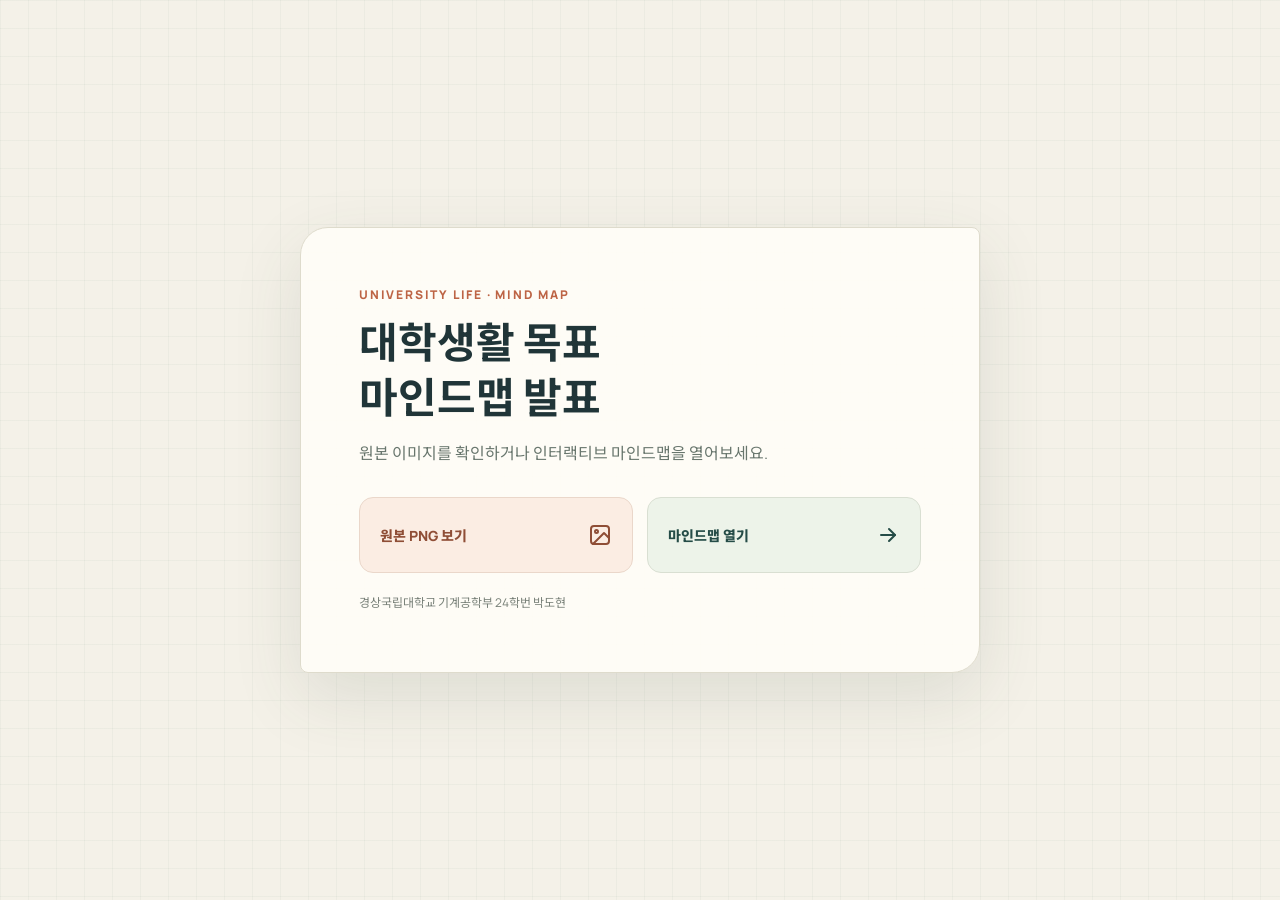
<file: index.html>
<!DOCTYPE html>
<html lang="ko">
<head>
    <meta charset="UTF-8">
    <meta name="viewport" content="width=device-width, initial-scale=1.0">
    <meta name="theme-color" content="#f4f1e8">
    <title>대학생활 목표 마인드맵</title>
    <link rel="stylesheet" href="style.css">
</head>
<body class="landing-page">
    <main>
        <p class="eyebrow">UNIVERSITY LIFE · MIND MAP</p>
        <h1>대학생활 목표<br>마인드맵 발표</h1>
        <p class="description">원본 이미지를 확인하거나 인터랙티브 마인드맵을 열어보세요.</p>

        <nav class="links" aria-label="자료 바로가기">
            <a class="link-button photo" href="mindmap_image.html">
                <span>원본 PNG 보기</span>
                <svg class="icon" viewBox="0 0 24 24" aria-hidden="true">
                    <rect x="3" y="3" width="18" height="18" rx="3"></rect>
                    <circle cx="8.5" cy="8.5" r="1.5"></circle>
                    <path d="m21 15-5-5L5 21"></path>
                </svg>
            </a>
            <a class="link-button" href="mindmap-dohyeons10.html">
                <span>마인드맵 열기</span>
                <svg class="icon" viewBox="0 0 24 24" aria-hidden="true">
                    <path d="M5 12h14"></path>
                    <path d="m13 6 6 6-6 6"></path>
                </svg>
            </a>
        </nav>

        <p class="note">경상국립대학교 기계공학부 24학번 박도현</p>
    </main>
</body>
</html>
</file>
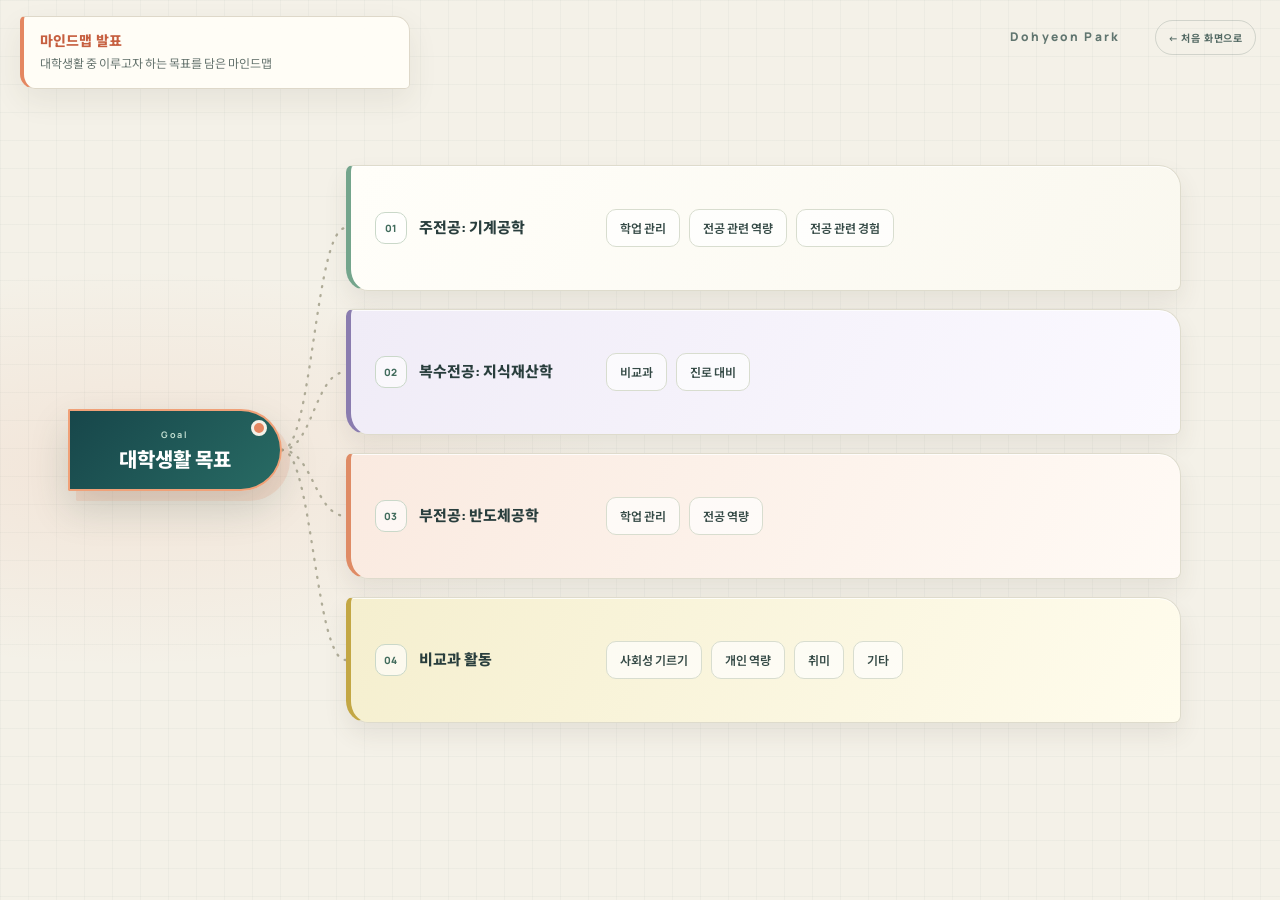
<file: mindmap-dohyeons10.html>
<!DOCTYPE html>
<html lang="ko">
<head>
    <meta charset="UTF-8">
    <meta name="viewport" content="width=device-width, initial-scale=1.0">

    <title>대학생활 목표 마인드맵 발표</title>

    <link rel="stylesheet" href="style.css">
</head>

<body>

    <!-- Navigation -->
    <header class="navbar">
        <div class="logo">
            Dohyeon Park
        </div>
        <a class="back-link" href="index.html">← 처음 화면으로</a>
    </header>


    <!-- Main -->
    <main>

        <!-- University Life -->
        <section class="university-life">

            <div class="mindmap-world" id="mindmapWorld">
                <!-- Hero -->
                <section id="home" class="hero">
                    <p class="hero-subtitle">마인드맵 발표</p>
                    <h1>My University Life Goal</h1>
                    <p class="hero-description">대학생활 중 이루고자 하는 목표를 담은 마인드맵</p>
                </section>

                <svg class="mindmap-connections" aria-hidden="true"></svg>

                <div class="center-node">
                    <span>Goal</span>
                    <strong>대학생활 목표</strong>
                </div>


            <!-- Academic -->
            <div class="category-card academic" id="academic">

                <div class="category-title">
                    <span>01</span>
                    <h2>주전공: 기계공학</h2>
                </div>

                <div class="category-items">

                    <button class="item-card"
                            data-section="me_study">
                        학업 관리
                    </button>

                    <button class="item-card"
                            data-section="me_ability">
                        전공 관련 역량
                    </button>

                    <button class="item-card"
                            data-section="me_experience">
                        전공 관련 경험
                    </button>

                </div>

            </div>


            <!-- Major -->
            <div class="category-card major" id="major">

                <div class="category-title">
                    <span>02</span>
                    <h2>복수전공: 지식재산학</h2>
                </div>

                <div class="category-items">

                    <button class="item-card"
                            data-section="IP_activities">
                        비교과
                    </button>

                    <button class="item-card"
                            data-section="IP_career">
                        진로 대비
                    </button>

                </div>

            </div>


            <!-- Activities -->
            <div class="category-card activities"
                 id="activities">

                <div class="category-title">
                    <span>03</span>
                    <h2>부전공: 반도체공학</h2>
                </div>

                <div class="category-items">

                    <button class="item-card"
                            data-section="semiconductor_study">
                        학업 관리
                    </button>

                    <button class="item-card"
                            data-section="semiconductor_ability">
                        전공 역량
                    </button>

                </div>

            </div>


            <!-- Personal -->
                 <div class="category-card personal"
                     id="personal">

                <div class="category-title">
                    <span>04</span>
                    <h2>비교과 활동</h2>
                </div>

                <div class="category-items">

                    <button class="item-card"
                            data-section="social">
                        사회성 기르기
                    </button>

                    <button class="item-card"
                            data-section="personal_ability">
                        개인 역량
                    </button>

                    <button class="item-card"
                            data-section="hobby">
                        취미
                    </button>

                    <button class="item-card"
                            data-section="etc">
                        기타
                    </button>

                </div>

                </div>

            </div>
        </section>

    </main>


    <script src="script.js"></script>

</body>
</html>
</file>
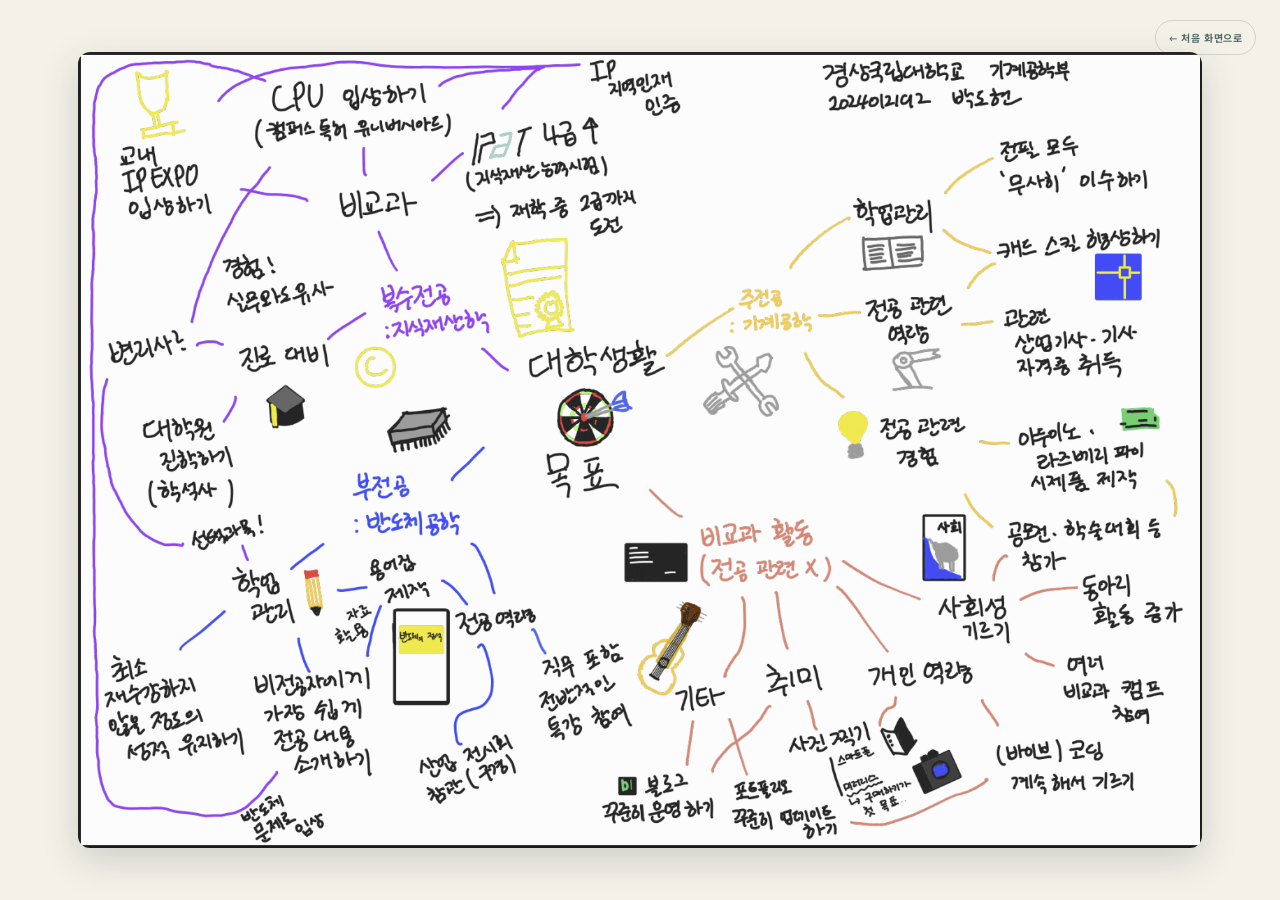
<file: mindmap_image.html>
<!DOCTYPE html>
<html lang="ko">
<head>
	<meta charset="UTF-8">
	<meta name="viewport" content="width=device-width, initial-scale=1.0">
	<title>마인드맵 원본 사진</title>
	<link rel="stylesheet" href="style.css">
</head>
<body class="image-page">
	<a class="back-link" href="index.html">← 처음 화면으로</a>
	<img class="image-preview" src="original.png" alt="대학생활 목표 마인드맵 원본 사진">
</body>
</html>
</file>
<file: style.css>
@import url('https://fonts.googleapis.com/css2?family=Manrope:wght@400;500;600;700;800&family=Noto+Sans+KR:wght@400;500;600;700;800&display=swap');

:root {
    color-scheme: light;
    font-family: 'Manrope', 'Noto Sans KR', sans-serif;
    background: #f4f1e8;
    color: #203538;
    font-synthesis: none;
    text-rendering: optimizeLegibility;
}

* {
    box-sizing: border-box;
    margin: 0;
    padding: 0;
}

html {
    min-width: 320px;
    scroll-behavior: smooth;
}

body {
    min-height: 100vh;
    overflow-x: hidden;
    background:
        radial-gradient(ellipse at 10% 52%, rgba(228, 130, 91, 0.11), transparent 30%),
        linear-gradient(rgba(54, 88, 77, 0.035) 1px, transparent 1px),
        linear-gradient(90deg, rgba(54, 88, 77, 0.035) 1px, transparent 1px),
        #f4f1e8;
    background-size: auto, 28px 28px, 28px 28px, auto;
    color: #203538;
}

.navbar {
    position: absolute;
    z-index: 3;
    inset: 20px 24px auto auto;
    display: flex;
    align-items: center;
    gap: 30px;
}

.logo {
    position: fixed;
    top: 28px;
    right: 160px;
    color: #60756f;
    font-size: 12px;
    font-weight: 800;
    letter-spacing: 0.18em;
}

.navbar nav {
    display: flex;
    flex-wrap: wrap;
    justify-content: flex-end;
    gap: 8px;
}

.back-link {
    position: fixed;
    z-index: 20;
    top: 20px;
    right: 24px;
    display: inline-flex;
    align-items: center;
    padding: 9px 12px;
    border: 1px solid rgba(53, 78, 71, 0.18);
    border-radius: 999px;
    color: #536963;
    font-size: 10px;
    font-weight: 700;
    letter-spacing: 0.08em;
    text-decoration: none;
    transition: color 160ms ease, border-color 160ms ease, background 160ms ease;
}

.back-link:hover,
.back-link:focus-visible {
    border-color: #4e8377;
    background: #e3eee5;
    color: #1d4645;
}

.back-link:focus-visible {
    outline: 3px solid rgba(40, 107, 100, 0.25);
    outline-offset: 2px;
}

.hero {
    position: absolute;
    z-index: 2;
    top: 16px;
    left: 20px;
    width: min(390px, calc(100vw - 40px));
    padding: 13px 16px 14px;
    border: 1px solid #ded8c9;
    border-left: 4px solid #e48761;
    border-radius: 5px 15px 5px 15px;
    background: rgba(255, 253, 247, 0.96);
    box-shadow: 0 12px 30px rgba(66, 59, 44, 0.08);
}

.hero-subtitle {
    margin-bottom: 4px;
    color: #c65f3f;
    font-size: 14px;
    font-weight: 800;
    letter-spacing: 0.01em;
}

.hero h1 {
    position: absolute;
    width: 1px;
    height: 1px;
    overflow: hidden;
    clip-path: inset(50%);
    white-space: nowrap;
}

.hero-description {
    color: #65736d;
    font-size: 12px;
    line-height: 1.65;
}

main {
    min-height: 100vh;
}

.university-life {
    position: relative;
    width: 100%;
    min-height: max(100vh, 850px);
    overflow: hidden;
}

.mindmap-world {
    position: absolute;
    top: 0;
    left: 0;
    width: 100%;
    height: max(100vh, 850px);
    transform: translate3d(var(--camera-x, 0px), var(--camera-y, 0px), 0);
    transform-origin: top left;
    transition: transform 900ms cubic-bezier(0.2, 0.75, 0.25, 1);
    will-change: transform;
}

.mindmap-connections {
    position: absolute;
    z-index: 0;
    inset: 0;
    width: 100%;
    height: 100%;
    overflow: visible;
    pointer-events: none;
}

.connection-line {
    fill: none;
    stroke: #a8a58f;
    stroke-width: 2.3;
    stroke-dasharray: 1 8;
    stroke-linecap: round;
    opacity: 0.9;
}

.center-node {
    position: absolute;
    z-index: 1;
    top: 50%;
    left: clamp(36px, 5.3vw, 112px);
    display: flex;
    width: 214px;
    min-height: 82px;
    flex-direction: column;
    align-items: center;
    justify-content: center;
    border: 2px solid #f0a178;
    border-radius: 28px 999px 999px 28px;
    background: linear-gradient(135deg, #17464a, #286b64);
    box-shadow: 8px 10px 0 rgba(225, 132, 95, 0.16), 0 18px 38px rgba(32, 75, 68, 0.18);
    color: white;
    transform: translateY(-50%);
}

.center-node::after {
    position: absolute;
    top: 9px;
    right: 13px;
    width: 10px;
    height: 10px;
    border: 3px solid #f4f1e8;
    border-radius: 50%;
    background: #e48761;
    content: '';
}

.center-node span {
    color: #c2ded1;
    font-size: 9px;
    font-weight: 700;
    letter-spacing: 0.18em;
}

.center-node strong {
    margin-top: 3px;
    font-size: 20px;
    font-weight: 800;
}

.category-card {
    position: relative;
    z-index: 1;
    display: flex;
    min-height: 126px;
    align-items: center;
    gap: 26px;
    padding: 20px 24px;
    border: 1px solid #dedbcc;
    border-left: 5px solid #74a58c;
    border-radius: 7px 22px 7px 22px;
    background: linear-gradient(115deg, rgba(255, 254, 249, 0.98), rgba(250, 248, 239, 0.98));
    box-shadow: 0 12px 24px rgba(73, 67, 50, 0.09), inset 0 1px 0 rgba(255, 255, 255, 0.8);
    transition: border-color 180ms ease, transform 180ms ease, box-shadow 180ms ease;
}

.category-card.major {
    border-left-color: #8a7caf;
    background: linear-gradient(115deg, #f0ecf7, #fbf9ff);
}

.category-card.activities {
    border-left-color: #df8b65;
    background: linear-gradient(115deg, #faeae0, #fffaf5);
}

.category-card.personal {
    border-left-color: #c3a744;
    background: linear-gradient(115deg, #f5efcf, #fffced);
}

.category-card:hover {
    z-index: 2;
    border-color: #9ba99a;
    box-shadow: 0 16px 30px rgba(73, 67, 50, 0.15), 0 0 22px rgba(64, 119, 99, 0.09);
    transform: translateY(-2px);
}

.category-card.academic,
.category-card.major,
.category-card.activities,
.category-card.personal {
    position: relative;
    left: clamp(300px, 27vw, 520px);
    width: min(900px, calc(var(--canvas-width, 100vw) - clamp(340px, 31vw, 570px) - 48px));
    margin-bottom: 18px;
}

.category-card.academic {
    margin-top: max(165px, calc((100vh - 610px) / 2));
}

.category-card.personal {
    margin-bottom: max(45px, calc((100vh - 610px) / 2));
}

.category-title {
    display: flex;
    width: 205px;
    flex: 0 0 205px;
    align-items: center;
    gap: 12px;
}

.category-title span {
    display: grid;
    width: 32px;
    height: 32px;
    flex: 0 0 32px;
    place-items: center;
    border: 1px solid #cad8c9;
    border-radius: 10px;
    background: rgba(255, 255, 255, 0.62);
    color: #426c5d;
    font-size: 10px;
    font-weight: 800;
}

.category-title h2 {
    color: #293e3d;
    font-size: 15px;
    font-weight: 800;
    line-height: 1.45;
}

.category-items {
    display: flex;
    flex: 1;
    flex-wrap: wrap;
    gap: 9px;
}

.item-card {
    min-height: 38px;
    padding: 9px 13px;
    border: 1px solid #d8ddcf;
    border-radius: 10px;
    background: rgba(255, 255, 255, 0.68);
    color: #354a46;
    font: inherit;
    font-size: 12px;
    font-weight: 600;
    text-align: left;
    cursor: pointer;
    transition: border-color 160ms ease, background 160ms ease, color 160ms ease, transform 160ms ease;
}

.item-card:hover,
.item-card:focus-visible,
.item-card.is-active {
    border-color: #286b64;
    outline: none;
    background: #286b64;
    color: white;
    transform: translateY(-1px);
    box-shadow: 0 8px 18px rgba(40, 107, 100, 0.2);
}

.item-card.is-active {
    position: relative;
    z-index: 3;
}

.branch-connection-line {
    stroke: #e48761;
    stroke-width: 3;
    stroke-dasharray: 1;
    stroke-dashoffset: 1;
    opacity: 1;
    animation: branch-line-draw 850ms cubic-bezier(0.2, 0.75, 0.25, 1) forwards;
}

.branch-node {
    position: absolute;
    z-index: 2;
    width: min(380px, calc(100vw - 40px));
    max-height: min(70vh, 620px);
    overflow-y: auto;
    padding: 22px 24px 24px;
    border: 1px solid #dedbcc;
    border-left: 4px solid #e48761;
    border-radius: 8px 22px 8px 22px;
    background: linear-gradient(135deg, #fffdf7, #f7f6ef);
    box-shadow: 0 20px 46px rgba(36, 58, 51, 0.18);
    opacity: 0;
    transform: translateX(-22px) scale(0.97);
    transform-origin: left center;
    animation: branch-node-enter 520ms cubic-bezier(0.2, 0.75, 0.25, 1) 160ms forwards;
}

.branch-kicker {
    margin: 2px 34px 7px 0;
    color: #c65f3f;
    font-size: 9px;
    font-weight: 800;
    letter-spacing: 0.16em;
}

.branch-node h2 {
    padding-right: 26px;
    color: #203f3e;
    font-size: 20px;
}

.branch-description {
    margin-top: 8px;
    color: #68766d;
    font-size: 12px;
    line-height: 1.65;
}

.branch-items {
    display: grid;
    gap: 14px;
    margin: 17px 0 0 8px;
    padding: 0 0 0 21px;
    list-style: none;
}

.branch-items li {
    position: relative;
    padding: 10px 12px;
    border: 1px solid #e4e3d7;
    border-radius: 10px;
    background: rgba(255, 255, 255, 0.82);
    color: #354a46;
    font-size: 12px;
    line-height: 1.5;
    opacity: 0;
    transform: translateX(14px);
    animation: branch-child-enter 360ms ease forwards;
    animation-delay: calc(300ms + var(--branch-delay, 0ms));
}

.branch-items li a {
    color: inherit;
    text-decoration: none;
}

.branch-items li a::after {
    margin-left: 6px;
    color: #bd6445;
    content: '↗';
    font-size: 0.9em;
}

.branch-items li a:hover,
.branch-items li a:focus-visible {
    color: #1d6c61;
    text-decoration: underline;
    text-underline-offset: 3px;
}

.branch-items li::before {
    position: absolute;
    top: 50%;
    left: -23px;
    width: 10px;
    height: 10px;
    border: 2px solid #74a58c;
    border-radius: 50%;
    background: #fffdf7;
    content: '';
    transform: translateY(-50%) scale(0);
    animation: branch-dot-pop 240ms ease forwards;
    animation-delay: calc(340ms + var(--branch-delay, 0ms));
}

.branch-items li::after {
    position: absolute;
    top: 50%;
    left: -12px;
    width: 12px;
    height: 2px;
    border-radius: 2px;
    background: #9ab6a4;
    content: '';
    transform: scaleX(0);
    transform-origin: left;
    animation: branch-line-draw 220ms ease forwards;
    animation-delay: calc(320ms + var(--branch-delay, 0ms));
}

.branch-close {
    position: absolute;
    top: 8px;
    right: 12px;
    display: grid;
    width: 30px;
    height: 30px;
    place-items: center;
    border: 0;
    border-radius: 50%;
    background: transparent;
    color: #354a46;
    font-size: 24px;
    cursor: pointer;
}

.branch-close:hover,
.branch-close:focus-visible {
    outline: none;
    background: #e8eee5;
}

@keyframes branch-line-draw {
    to { stroke-dashoffset: 0; transform: scaleX(1); }
}

@keyframes branch-node-enter {
    to { opacity: 1; transform: translateX(0) scale(1); }
}

@keyframes branch-child-enter {
    to { opacity: 1; transform: translateX(0); }
}

@keyframes branch-dot-pop {
    to { transform: translateY(-50%) scale(1); }
}

@media (max-width: 900px) {
    .navbar {
        inset: 18px 18px auto auto;
    }

    .logo {
        display: none;
    }

    .navbar nav {
        max-width: 400px;
        gap: 4px;
    }

    .category-card.academic,
    .category-card.major,
    .category-card.activities,
    .category-card.personal {
        left: clamp(290px, 36vw, 360px);
        width: calc(var(--canvas-width, 100vw) - clamp(290px, 36vw, 360px) - 24px);
        gap: 14px;
        padding: 18px;
    }

    .category-title {
        width: 165px;
        flex-basis: 165px;
        gap: 8px;
    }

    .category-title h2 {
        font-size: 13px;
    }

    .item-card {
        padding: 8px 10px;
        font-size: 11px;
    }
}

@media (max-width: 640px) {
    .navbar {
        position: relative;
        inset: auto;
        align-items: flex-start;
        flex-direction: column;
        gap: 10px;
        padding: 40px 18px 0;
    }

    .navbar nav {
        justify-content: flex-start;
        gap: 6px;
    }

    .hero {
        position: relative;
        top: auto;
        left: auto;
        width: calc(100% - 32px);
        margin: 16px 16px;
    }

    .hero-subtitle {
        font-size: 13px;
    }

    .university-life {
        display: flex;
        min-height: 0;
        flex-direction: column;
        align-items: center;
        overflow: visible;
        padding: 16px 16px 44px;
    }

    .mindmap-world {
        position: relative;
        top: auto;
        left: auto;
        display: flex;
        width: 100% !important;
        height: auto;
        min-height: 0;
        flex-direction: column;
        align-items: center;
        overflow: visible;
        transform: none !important;
        transition: none;
        will-change: auto;
    }

    .mindmap-connections {
        display: none;
    }

    .center-node {
        position: relative;
        top: auto;
        left: auto;
        width: 190px;
        min-height: 76px;
        flex: 0 0 auto;
        margin: 10px auto 34px;
        transform: none;
    }

    .category-card.academic,
    .category-card.major,
    .category-card.activities,
    .category-card.personal {
        left: auto;
        width: 100%;
        min-height: auto;
        flex-direction: column;
        align-items: flex-start;
        gap: 15px;
        margin: 0 0 14px;
        padding: 18px;
    }

    .category-title {
        width: auto;
        flex-basis: auto;
    }

    .category-items {
        width: 100%;
    }

    .item-card {
        min-height: 36px;
    }

    .branch-node,
    .branch-node.branch-node-mobile {
        position: relative !important;
        top: auto !important;
        left: auto !important;
        width: calc(100% - 32px) !important;
        max-height: none;
        align-self: center;
        margin: 0 16px 24px;
        animation-name: branch-node-enter-mobile;
        transform-origin: top center;
    }
}

@keyframes branch-node-enter-mobile {
    from { opacity: 0; transform: translateY(-14px) scale(0.98); }
    to { opacity: 1; transform: translateY(0) scale(1); }
}

@media (prefers-reduced-motion: reduce) {
    *,
    *::before,
    *::after {
        scroll-behavior: auto !important;
        transition-duration: 0.01ms !important;
        animation-duration: 0.01ms !important;
        animation-iteration-count: 1 !important;
    }
}

/* =========================
   Landing page (index.html)
========================= */

/* =========================
   Original image page (mindmap_image.html)
========================= */

body.image-page {
    display: grid;
    grid-template-rows: 1fr;
    min-height: 100vh;
    margin: 0;
    padding: 24px;
    place-items: center;
    background: #f4f1e8;
}

.image-page .image-preview {
    display: block;
    max-width: 100%;
    max-height: calc(100vh - 104px);
    border-radius: 12px;
    object-fit: contain;
    box-shadow: 0 12px 36px rgba(32, 53, 56, 0.18);
}

body.landing-page {
    display: grid;
    min-height: 100vh;
    margin: 0;
    padding: 28px;
    place-items: center;
    background-image:
        linear-gradient(rgba(48, 80, 70, 0.04) 1px, transparent 1px),
        linear-gradient(90deg, rgba(48, 80, 70, 0.04) 1px, transparent 1px);
    background-size: 28px 28px;
}

.landing-page main {
    width: min(100%, 680px);
    min-height: 0;
    padding: clamp(28px, 6vw, 58px);
    border: 1px solid #dedbcc;
    border-radius: 28px 8px 28px 8px;
    background: rgba(255, 253, 247, 0.94);
    box-shadow: 0 24px 70px rgba(54, 70, 57, 0.12);
}

.landing-page .eyebrow {
    margin: 0 0 12px;
    color: #bd6445;
    font-size: 12px;
    font-weight: 800;
    letter-spacing: 0.15em;
}

.landing-page h1 {
    margin: 0;
    font-size: clamp(28px, 5vw, 42px);
    line-height: 1.3;
}

.landing-page .description {
    margin: 14px 0 30px;
    color: #68766d;
    line-height: 1.8;
}

.landing-page .links {
    display: grid;
    grid-template-columns: repeat(2, minmax(0, 1fr));
    gap: 14px;
}

.landing-page .link-button {
    display: flex;
    min-height: 76px;
    align-items: center;
    justify-content: space-between;
    gap: 12px;
    padding: 18px 20px;
    border: 1px solid #d9dfd2;
    border-radius: 14px;
    background: #edf3e9;
    color: #254c47;
    font-family: inherit;
    font-size: 14px;
    font-weight: 800;
    text-align: left;
    text-decoration: none;
    cursor: pointer;
    transition: transform 160ms ease, box-shadow 160ms ease, background 160ms ease;
}

.landing-page .link-button:hover,
.landing-page .link-button:focus-visible {
    outline: 3px solid rgba(189, 100, 69, 0.24);
    background: #e2eee3;
    box-shadow: 0 10px 22px rgba(44, 83, 68, 0.12);
    transform: translateY(-2px);
}

.landing-page .link-button.photo {
    border-color: #ead7ca;
    background: #fbede3;
    color: #8f4e36;
}

.landing-page .link-button.photo:hover,
.landing-page .link-button.photo:focus-visible {
    background: #f8e3d5;
}

.landing-page .icon {
    width: 24px;
    height: 24px;
    flex: 0 0 24px;
    fill: none;
    stroke: currentColor;
    stroke-width: 2;
    stroke-linecap: round;
    stroke-linejoin: round;
}

.landing-page .note {
    margin: 20px 0 0;
    color: #788078;
    font-size: 12px;
    line-height: 1.7;
}

@media (max-width: 520px) {
    body.landing-page {
        padding: 16px;
    }

    .landing-page .links {
        grid-template-columns: 1fr;
    }
}
</file>
